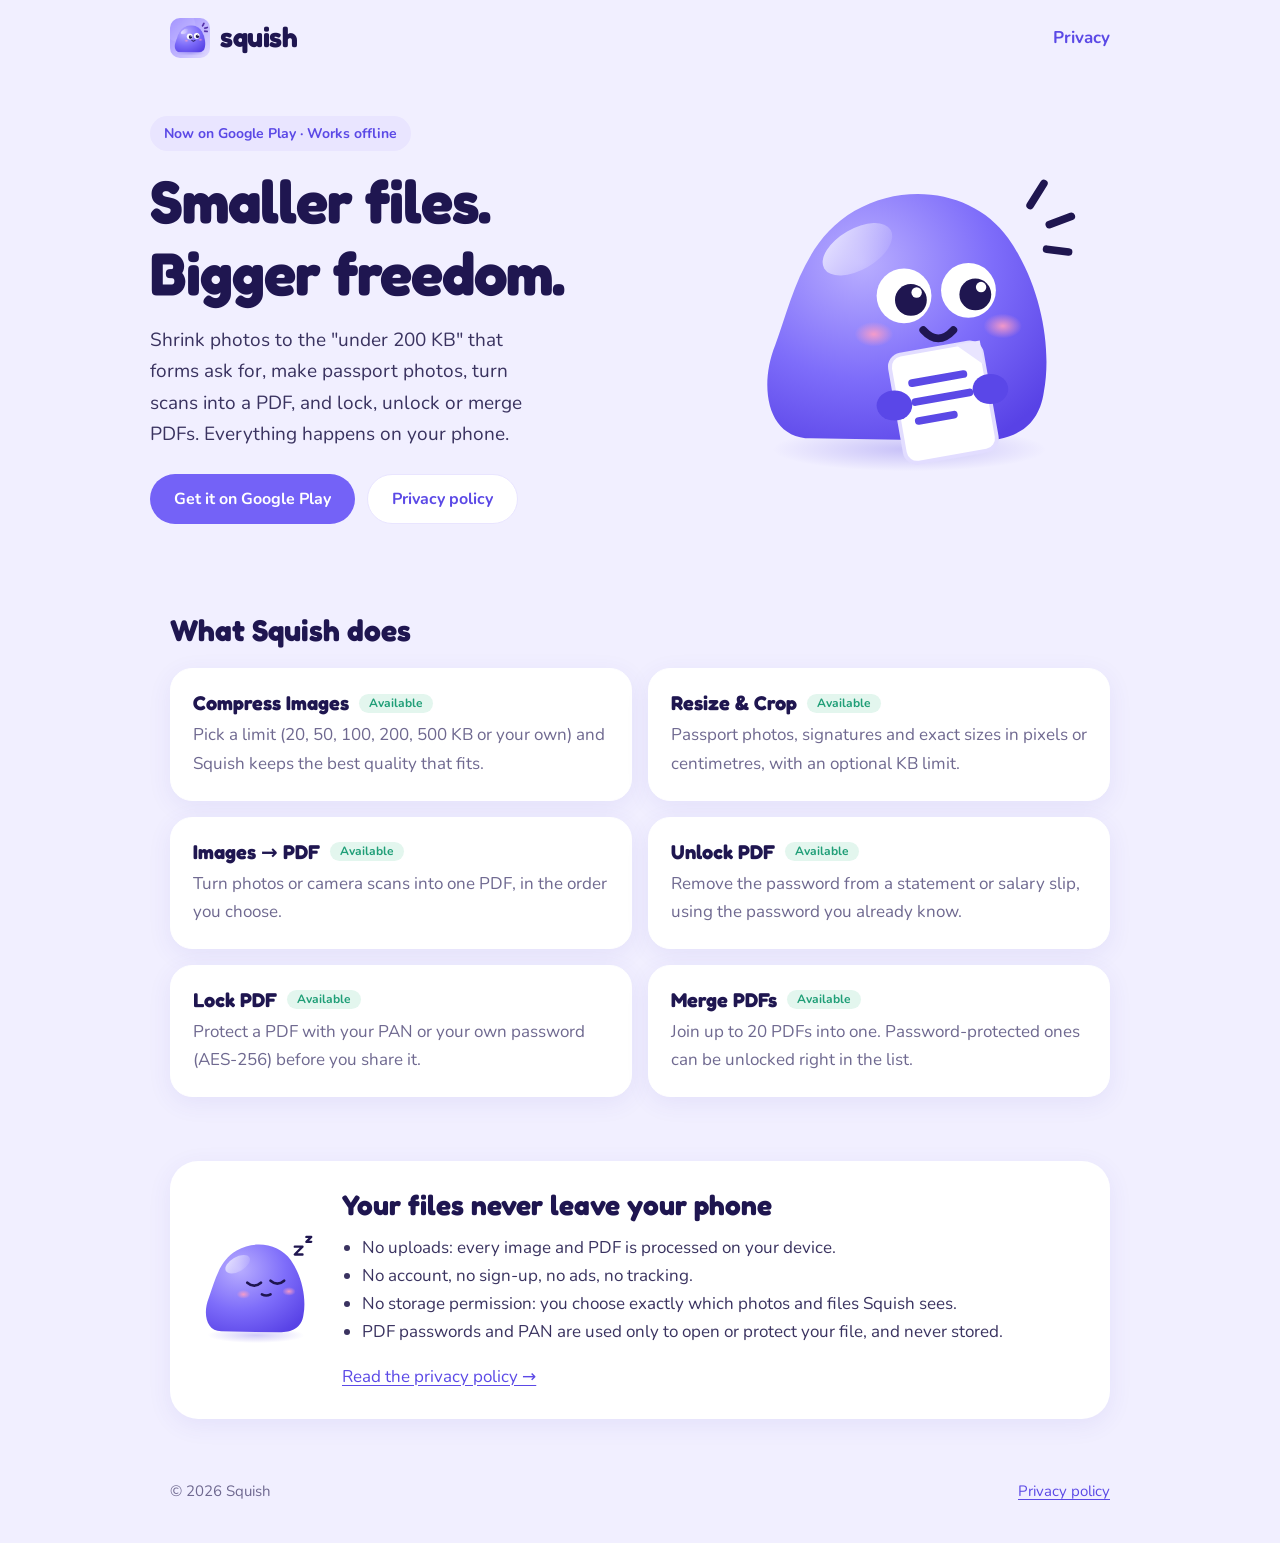
<file: index.html>
<!doctype html>
<html lang="en">
  <head>
    <meta charset="utf-8" />
    <meta name="viewport" content="width=device-width, initial-scale=1" />
    <title>Squish: Image & PDF Tools</title>
    <meta
      name="description"
      content="Squish is an Android app for forms and documents: compress images to any size limit, make passport photos, turn scans into PDFs, and lock, unlock or merge PDFs. Everything happens on your phone. No uploads, no sign-up."
    />
    <meta name="theme-color" content="#7462F7" />
    <link rel="icon" type="image/png" href="/assets/favicon.png" />
    <link rel="apple-touch-icon" href="/assets/apple-touch-icon.png" />
    <meta property="og:title" content="Squish: offline image and PDF tools" />
    <meta
      property="og:description"
      content="Compress, resize, convert, lock, unlock and merge, right on your phone. No uploads. No sign-up."
    />
    <meta property="og:image" content="/assets/icon-512.png" />
    <link rel="preconnect" href="https://fonts.googleapis.com" />
    <link rel="preconnect" href="https://fonts.gstatic.com" crossorigin />
    <link
      href="https://fonts.googleapis.com/css2?family=Fredoka:wght@500;600;700&family=Nunito:wght@400;600;700;800&display=swap"
      rel="stylesheet"
    />
    <link rel="stylesheet" href="/assets/styles.css" />
  </head>
  <body>
    <header class="site-header">
      <div class="wrap">
        <a class="brand" href="/"
          ><img src="/assets/icon-512.png" alt="" />squish</a
        >
        <nav class="nav"><a href="/privacy">Privacy</a></nav>
      </div>
    </header>

    <main>
      <div class="wrap hero">
        <div>
          <span class="pill">Now on Google Play · Works offline</span>
          <h1 style="margin-top: 14px">Smaller files.<br />Bigger freedom.</h1>
          <p class="lead">
            Shrink photos to the "under 200&nbsp;KB" that forms ask for, make
            passport photos, turn scans into a PDF, and lock, unlock or merge
            PDFs. Everything happens on your phone.
          </p>
          <div class="actions">
            <a
              class="btn"
              href="https://play.google.com/store/apps/details?id=com.devarsh.squish"
              target="_blank"
              rel="noopener"
              >Get it on Google Play</a
            >
            <a class="btn secondary" href="/privacy">Privacy policy</a>
          </div>
        </div>
        <div class="art">
          <img
            src="/assets/mascot.svg"
            alt="Squish mascot, a purple blob holding a document"
            width="496"
            height="448"
          />
        </div>
      </div>

      <section aria-labelledby="tools">
        <div class="wrap">
          <h2 id="tools">What Squish does</h2>
          <div class="grid">
            <div class="card">
              <h3>Compress Images <span class="tag live">Available</span></h3>
              <p>
                Pick a limit (20, 50, 100, 200, 500 KB or your own) and Squish
                keeps the best quality that fits.
              </p>
            </div>
            <div class="card">
              <h3>Resize &amp; Crop <span class="tag live">Available</span></h3>
              <p>
                Passport photos, signatures and exact sizes in pixels or
                centimetres, with an optional KB limit.
              </p>
            </div>
            <div class="card">
              <h3>Images → PDF <span class="tag live">Available</span></h3>
              <p>
                Turn photos or camera scans into one PDF, in the order you
                choose.
              </p>
            </div>
            <div class="card">
              <h3>Unlock PDF <span class="tag live">Available</span></h3>
              <p>
                Remove the password from a statement or salary slip, using the
                password you already know.
              </p>
            </div>
            <div class="card">
              <h3>Lock PDF <span class="tag live">Available</span></h3>
              <p>
                Protect a PDF with your PAN or your own password (AES-256)
                before you share it.
              </p>
            </div>
            <div class="card">
              <h3>Merge PDFs <span class="tag live">Available</span></h3>
              <p>
                Join up to 20 PDFs into one. Password-protected ones can be
                unlocked right in the list.
              </p>
            </div>
          </div>
        </div>
      </section>

      <section aria-labelledby="privacy">
        <div class="wrap">
          <div class="privacy-band">
            <img
              src="/assets/mascot-sleepy.svg"
              alt=""
              width="496"
              height="448"
            />
            <div>
              <h2 id="privacy" style="font-size: 28px">
                Your files never leave your phone
              </h2>
              <ul>
                <li>
                  No uploads: every image and PDF is processed on your device.
                </li>
                <li>No account, no sign-up, no ads, no tracking.</li>
                <li>
                  No storage permission: you choose exactly which photos and
                  files Squish sees.
                </li>
                <li>
                  PDF passwords and PAN are used only to open or protect your
                  file, and never stored.
                </li>
              </ul>
              <a href="/privacy">Read the privacy policy →</a>
            </div>
          </div>
        </div>
      </section>
    </main>

    <footer class="site-footer">
      <div class="wrap">
        <span>© 2026 Squish</span>
        <a href="/privacy">Privacy policy</a>
      </div>
    </footer>
  </body>
</html>
</file>
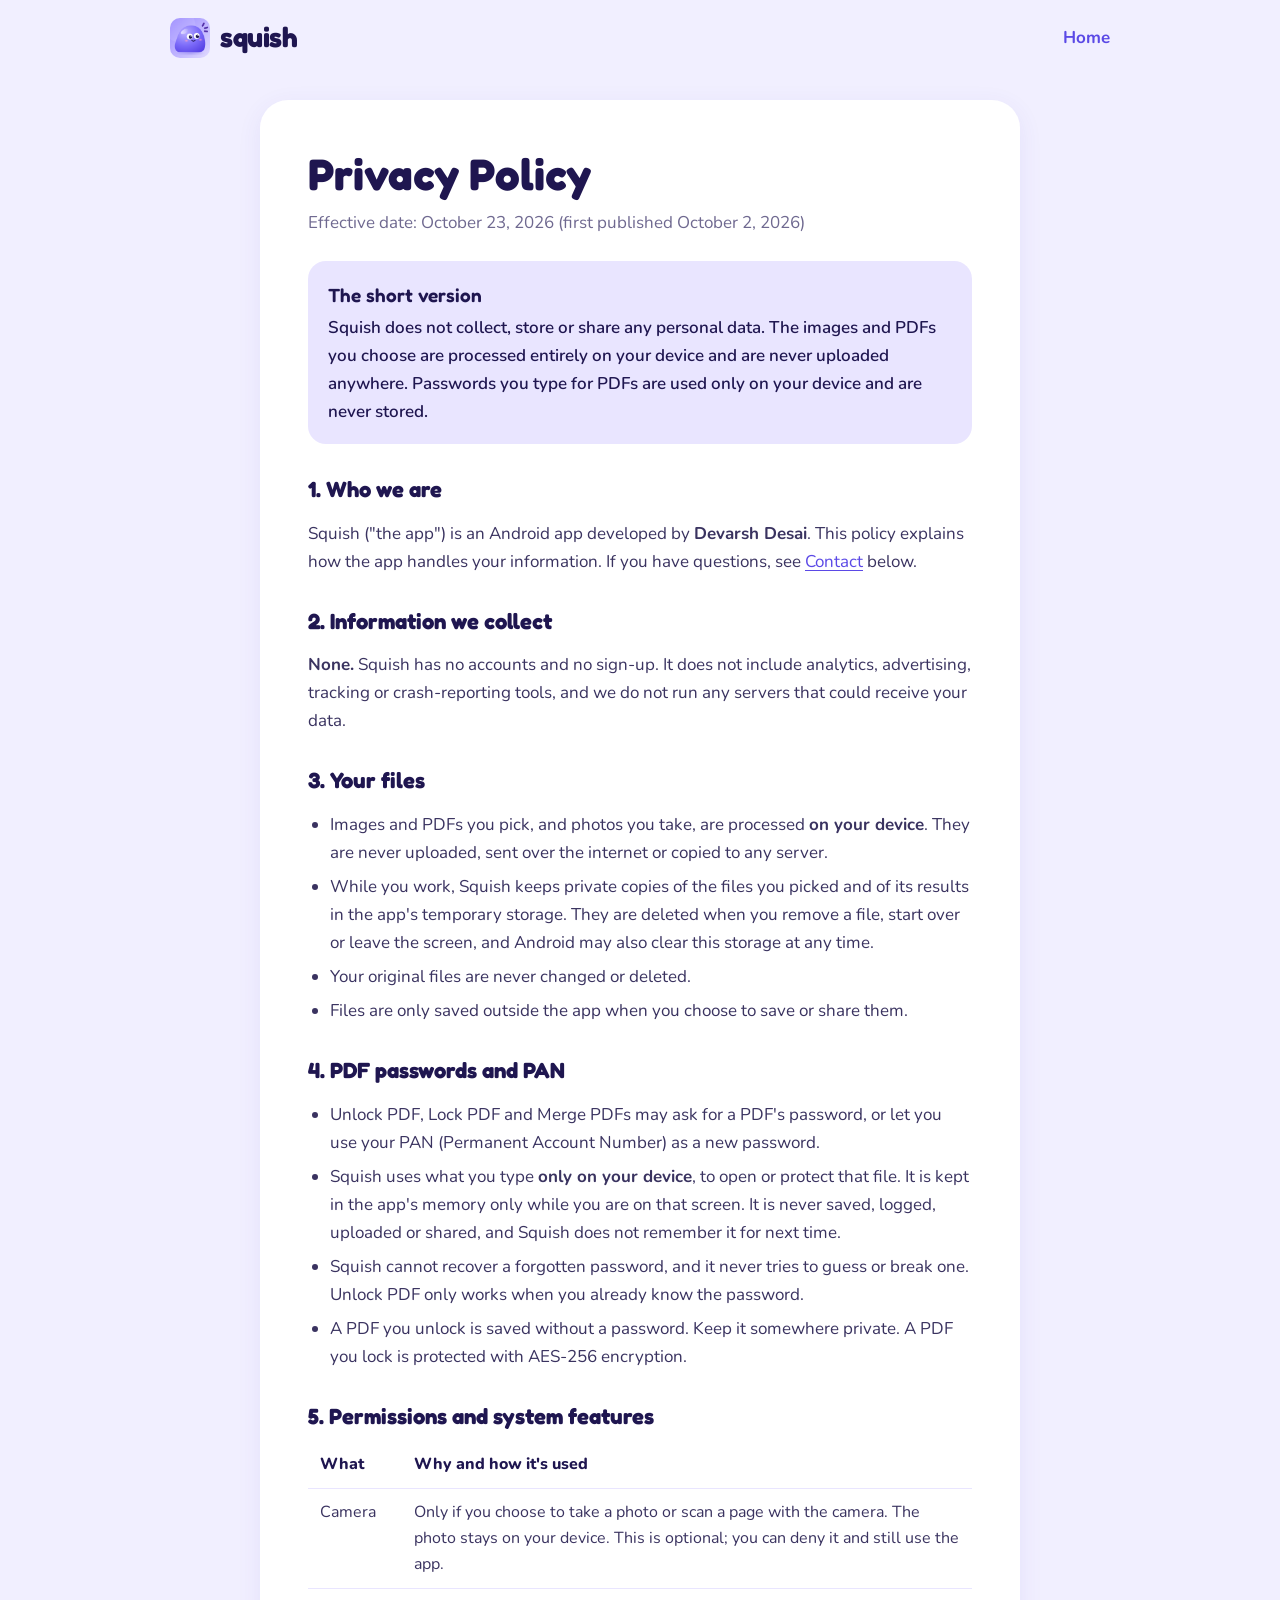
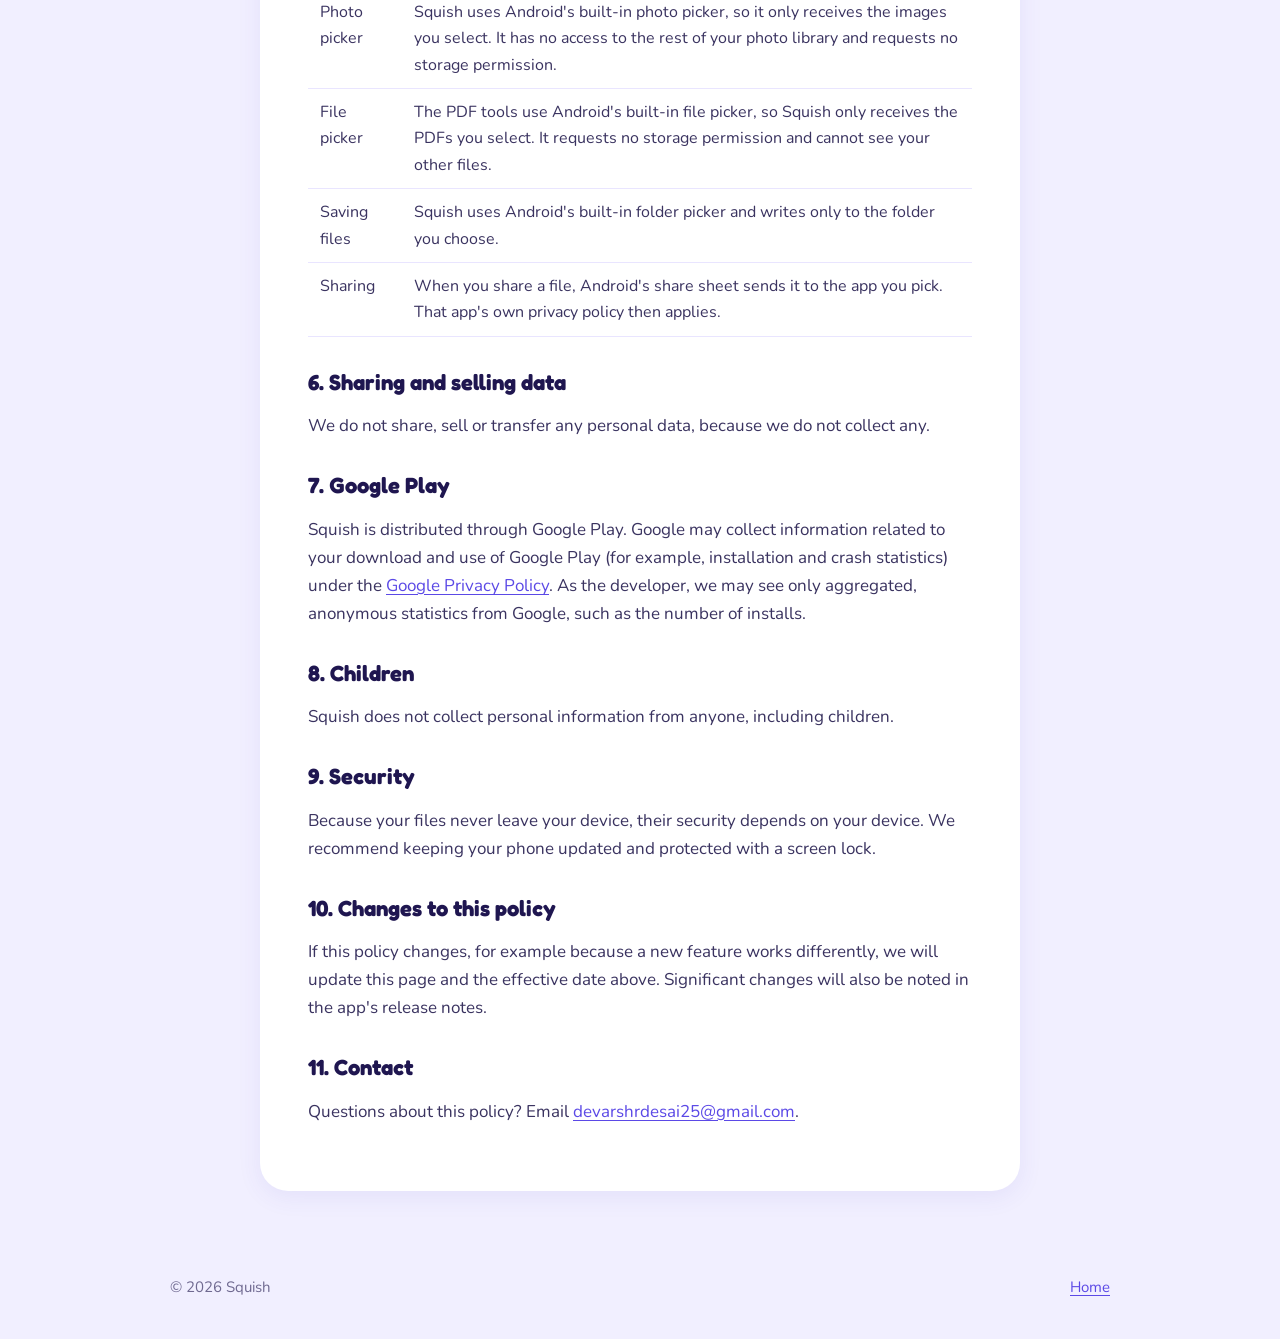
<file: privacy/index.html>
<!doctype html>
<html lang="en">
  <head>
    <meta charset="utf-8" />
    <meta name="viewport" content="width=device-width, initial-scale=1" />
    <title>Privacy Policy · Squish</title>
    <meta
      name="description"
      content="Squish does not collect, store or share any personal data. Your files are processed entirely on your device."
    />
    <meta name="theme-color" content="#7462F7" />
    <link rel="icon" type="image/png" href="/assets/favicon.png" />
    <link rel="apple-touch-icon" href="/assets/apple-touch-icon.png" />
    <link rel="preconnect" href="https://fonts.googleapis.com" />
    <link rel="preconnect" href="https://fonts.gstatic.com" crossorigin />
    <link
      href="https://fonts.googleapis.com/css2?family=Fredoka:wght@500;600;700&family=Nunito:wght@400;600;700;800&display=swap"
      rel="stylesheet"
    />
    <link rel="stylesheet" href="/assets/styles.css" />
  </head>
  <body>
    <header class="site-header">
      <div class="wrap">
        <a class="brand" href="/"
          ><img src="/assets/icon-512.png" alt="" />squish</a
        >
        <nav class="nav"><a href="/">Home</a></nav>
      </div>
    </header>

    <main class="policy">
      <div class="wrap">
        <article>
          <h1>Privacy Policy</h1>
          <p class="meta">
            Effective date: October 23, 2026 (first published October 2, 2026)
          </p>

          <p class="summary">
            <strong>The short version</strong>
            Squish does not collect, store or share any personal data. The
            images and PDFs you choose are processed entirely on your device and
            are never uploaded anywhere. Passwords you type for PDFs are used
            only on your device and are never stored.
          </p>

          <h2>1. Who we are</h2>
          <p>
            Squish ("the app") is an Android app developed by
            <strong>Devarsh Desai</strong>. This policy explains how the app
            handles your information. If you have questions, see
            <a href="#contact">Contact</a> below.
          </p>

          <h2>2. Information we collect</h2>
          <p>
            <strong>None.</strong> Squish has no accounts and no sign-up. It
            does not include analytics, advertising, tracking or crash-reporting
            tools, and we do not run any servers that could receive your data.
          </p>

          <h2>3. Your files</h2>
          <ul>
            <li>
              Images and PDFs you pick, and photos you take, are processed
              <strong>on your device</strong>. They are never uploaded, sent
              over the internet or copied to any server.
            </li>
            <li>
              While you work, Squish keeps private copies of the files you
              picked and of its results in the app's temporary storage. They are
              deleted when you remove a file, start over or leave the screen,
              and Android may also clear this storage at any time.
            </li>
            <li>Your original files are never changed or deleted.</li>
            <li>
              Files are only saved outside the app when you choose to save or
              share them.
            </li>
          </ul>

          <h2>4. PDF passwords and PAN</h2>
          <ul>
            <li>
              Unlock PDF, Lock PDF and Merge PDFs may ask for a PDF's password,
              or let you use your PAN (Permanent Account Number) as a new
              password.
            </li>
            <li>
              Squish uses what you type <strong>only on your device</strong>, to
              open or protect that file. It is kept in the app's memory only
              while you are on that screen. It is never saved, logged, uploaded
              or shared, and Squish does not remember it for next time.
            </li>
            <li>
              Squish cannot recover a forgotten password, and it never tries to
              guess or break one. Unlock PDF only works when you already know
              the password.
            </li>
            <li>
              A PDF you unlock is saved without a password. Keep it somewhere
              private. A PDF you lock is protected with AES-256 encryption.
            </li>
          </ul>

          <h2>5. Permissions and system features</h2>
          <table>
            <thead>
              <tr>
                <th>What</th>
                <th>Why and how it's used</th>
              </tr>
            </thead>
            <tbody>
              <tr>
                <td>Camera</td>
                <td>
                  Only if you choose to take a photo or scan a page with the
                  camera. The photo stays on your device. This is optional; you
                  can deny it and still use the app.
                </td>
              </tr>
              <tr>
                <td>Photo picker</td>
                <td>
                  Squish uses Android's built-in photo picker, so it only
                  receives the images you select. It has no access to the rest
                  of your photo library and requests no storage permission.
                </td>
              </tr>
              <tr>
                <td>File picker</td>
                <td>
                  The PDF tools use Android's built-in file picker, so Squish
                  only receives the PDFs you select. It requests no storage
                  permission and cannot see your other files.
                </td>
              </tr>
              <tr>
                <td>Saving files</td>
                <td>
                  Squish uses Android's built-in folder picker and writes only
                  to the folder you choose.
                </td>
              </tr>
              <tr>
                <td>Sharing</td>
                <td>
                  When you share a file, Android's share sheet sends it to the
                  app you pick. That app's own privacy policy then applies.
                </td>
              </tr>
            </tbody>
          </table>

          <h2>6. Sharing and selling data</h2>
          <p>
            We do not share, sell or transfer any personal data, because we do
            not collect any.
          </p>

          <h2>7. Google Play</h2>
          <p>
            Squish is distributed through Google Play. Google may collect
            information related to your download and use of Google Play (for
            example, installation and crash statistics) under the
            <a href="https://policies.google.com/privacy" rel="noopener"
              >Google Privacy Policy</a
            >. As the developer, we may see only aggregated, anonymous
            statistics from Google, such as the number of installs.
          </p>

          <h2>8. Children</h2>
          <p>
            Squish does not collect personal information from anyone, including
            children.
          </p>

          <h2>9. Security</h2>
          <p>
            Because your files never leave your device, their security depends
            on your device. We recommend keeping your phone updated and
            protected with a screen lock.
          </p>

          <h2>10. Changes to this policy</h2>
          <p>
            If this policy changes, for example because a new feature works
            differently, we will update this page and the effective date above.
            Significant changes will also be noted in the app's release notes.
          </p>

          <h2 id="contact">11. Contact</h2>
          <p>
            Questions about this policy? Email
            <a href="mailto:devarshrdesai25@gmail.com"
              >devarshrdesai25@gmail.com</a
            >.
          </p>
        </article>
      </div>
    </main>

    <footer class="site-footer">
      <div class="wrap">
        <span>© 2026 Squish</span>
        <a href="/">Home</a>
      </div>
    </footer>
  </body>
</html>
</file>
<file: assets/styles.css>
/* Squish site: same tokens as src/theme in the app */
:root {
  --bg: #f1efff;
  --bg-deep: #e7e3ff;
  --surface: #ffffff;
  --primary: #7462f7;
  --primary-deep: #5b49e6;
  --primary-tint: #e9e5ff;
  --ink: #1f1650;
  --text: #3a3360;
  --muted: #6f6990;
  --success: #1f9e77;
  --success-tint: #e3f6ee;
  --radius: 22px;
  --shadow: 0 6px 24px rgba(75, 59, 196, 0.08);
  color-scheme: light;
}

* { box-sizing: border-box; }

html { -webkit-text-size-adjust: 100%; }

body {
  margin: 0;
  background: var(--bg);
  color: var(--text);
  font-family: "Nunito", system-ui, -apple-system, "Segoe UI", Roboto, sans-serif;
  font-size: 17px;
  line-height: 1.65;
}

a { color: var(--primary-deep); text-underline-offset: 3px; }
a:hover { color: var(--ink); }
a:focus-visible, .btn:focus-visible { outline: 3px solid var(--primary); outline-offset: 3px; border-radius: 8px; }

h1, h2, h3, .brand {
  font-family: "Fredoka", "Nunito", system-ui, sans-serif;
  color: var(--ink);
  line-height: 1.2;
  margin: 0;
}

.wrap { width: 100%; max-width: 980px; margin: 0 auto; padding: 0 20px; }

/* Header */
.site-header { padding: 18px 0; }
.site-header .wrap { display: flex; align-items: center; justify-content: space-between; gap: 16px; }
.brand { display: inline-flex; align-items: center; gap: 10px; font-size: 28px; font-weight: 700; text-decoration: none; letter-spacing: -0.5px; }
.brand img { width: 40px; height: 40px; border-radius: 10px; }
.nav a { font-weight: 700; text-decoration: none; }

/* Hero */
.hero { display: grid; grid-template-columns: 1.2fr 1fr; gap: 32px; align-items: center; padding: 40px 0 56px; }
.hero h1 { font-size: clamp(38px, 6vw, 60px); font-weight: 700; letter-spacing: -1px; }
.hero p.lead { font-size: 19px; margin: 16px 0 24px; max-width: 34ch; }
.hero .art { display: flex; justify-content: center; }
.hero .art img { width: min(340px, 80%); height: auto; }

.pill {
  display: inline-flex; align-items: center; gap: 8px;
  background: var(--primary-tint); color: var(--primary-deep);
  font-weight: 700; font-size: 14px; padding: 6px 14px; border-radius: 999px;
}

.actions { display: flex; flex-wrap: wrap; gap: 12px; align-items: center; }
.btn {
  display: inline-flex; align-items: center; justify-content: center; gap: 8px;
  min-height: 50px; padding: 0 24px; border-radius: 999px;
  font-weight: 700; font-size: 16px; text-decoration: none;
  background: var(--primary); color: #fff; border: 0;
}
.btn:hover { background: var(--primary-deep); color: #fff; }
.btn.secondary { background: var(--surface); color: var(--primary-deep); border: 1.5px solid var(--primary-tint); }
.btn.secondary:hover { border-color: var(--primary); color: var(--ink); }
.btn[aria-disabled="true"] { opacity: 0.6; pointer-events: none; }

/* Sections */
section { padding: 32px 0; }
section > .wrap > h2 { font-size: 30px; margin-bottom: 20px; }

.grid { display: grid; grid-template-columns: repeat(2, 1fr); gap: 16px; }
.card {
  background: var(--surface); border-radius: var(--radius); padding: 22px;
  box-shadow: var(--shadow); border: 1.5px solid #fff;
}
.card h3 { font-size: 20px; margin-bottom: 6px; display: flex; align-items: center; gap: 10px; flex-wrap: wrap; }
.card p { margin: 0; color: var(--muted); }
.tag { font-family: "Nunito", sans-serif; font-size: 12px; font-weight: 700; padding: 2px 10px; border-radius: 999px; background: var(--primary-tint); color: var(--primary-deep); }
.tag.live { background: var(--success-tint); color: var(--success); }

.privacy-band { background: var(--surface); border-radius: 28px; padding: 28px; box-shadow: var(--shadow); display: grid; grid-template-columns: auto 1fr; gap: 24px; align-items: center; }
.privacy-band img { width: 120px; height: auto; }
.privacy-band ul { margin: 12px 0 16px; padding-left: 20px; }

/* Policy page */
.policy { padding: 24px 0 56px; }
.policy article {
  background: var(--surface); border-radius: 28px; box-shadow: var(--shadow);
  padding: clamp(22px, 5vw, 48px); max-width: 760px; margin: 0 auto;
}
.policy h1 { font-size: clamp(32px, 5vw, 44px); }
.policy .meta { color: var(--muted); margin: 8px 0 24px; }
.policy h2 { font-size: 22px; margin: 32px 0 8px; }
.policy ul { padding-left: 22px; }
.policy li { margin: 6px 0; }
.summary {
  background: var(--primary-tint); border-radius: 18px; padding: 18px 20px; margin: 0 0 8px;
  color: var(--ink); font-weight: 600;
}
.summary strong { font-family: "Fredoka", sans-serif; font-weight: 600; font-size: 19px; display: block; margin-bottom: 4px; }
table { width: 100%; border-collapse: collapse; margin: 12px 0; font-size: 16px; }
th, td { text-align: left; padding: 10px 12px; border-bottom: 1px solid var(--primary-tint); vertical-align: top; }
th { color: var(--ink); font-weight: 800; }

/* Footer */
.site-footer { padding: 28px 0 40px; color: var(--muted); font-size: 15px; }
.site-footer .wrap { display: flex; flex-wrap: wrap; gap: 8px 20px; justify-content: space-between; }

@media (max-width: 720px) {
  .hero { grid-template-columns: 1fr; padding-top: 16px; text-align: left; }
  .hero .art { order: -1; }
  .hero .art img { width: 200px; }
  .grid { grid-template-columns: 1fr; }
  .privacy-band { grid-template-columns: 1fr; }
  .privacy-band img { width: 90px; }
  table, thead, tbody, tr, th, td { font-size: 15px; }
}
</file>
